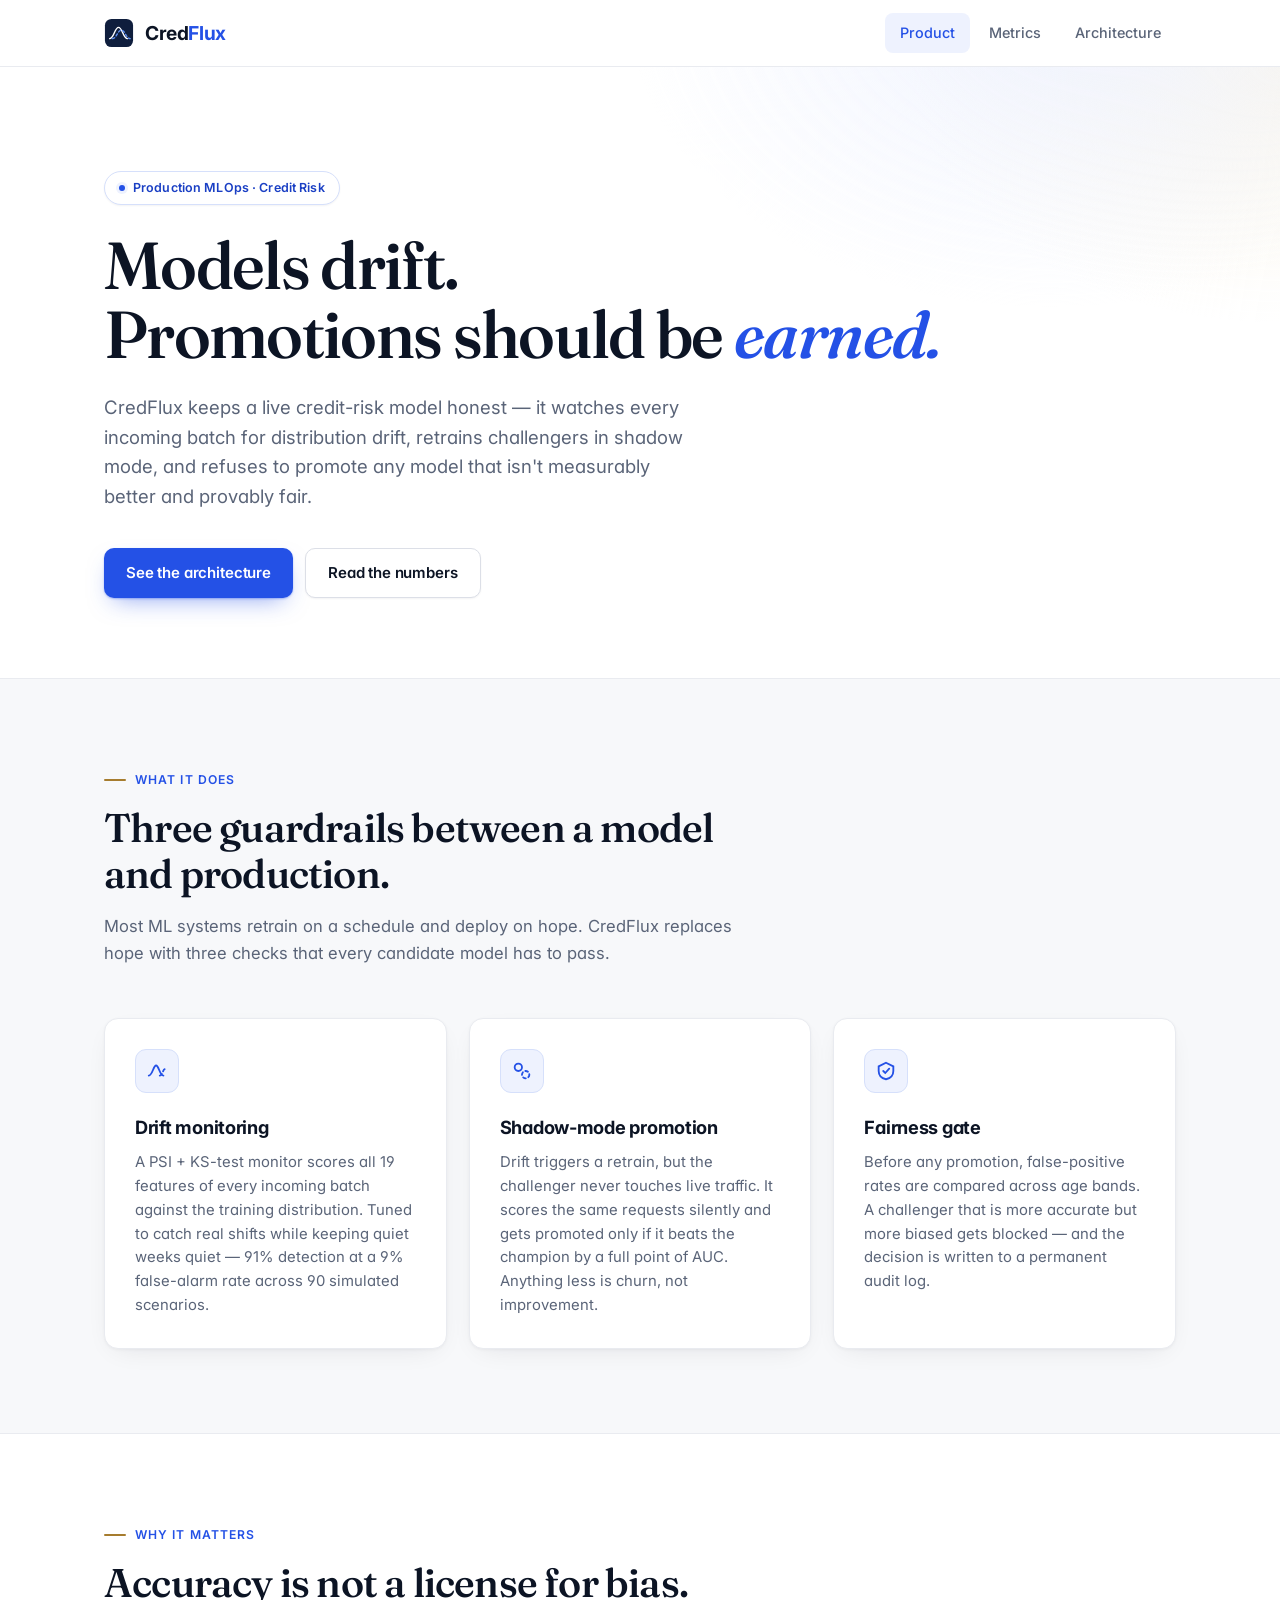
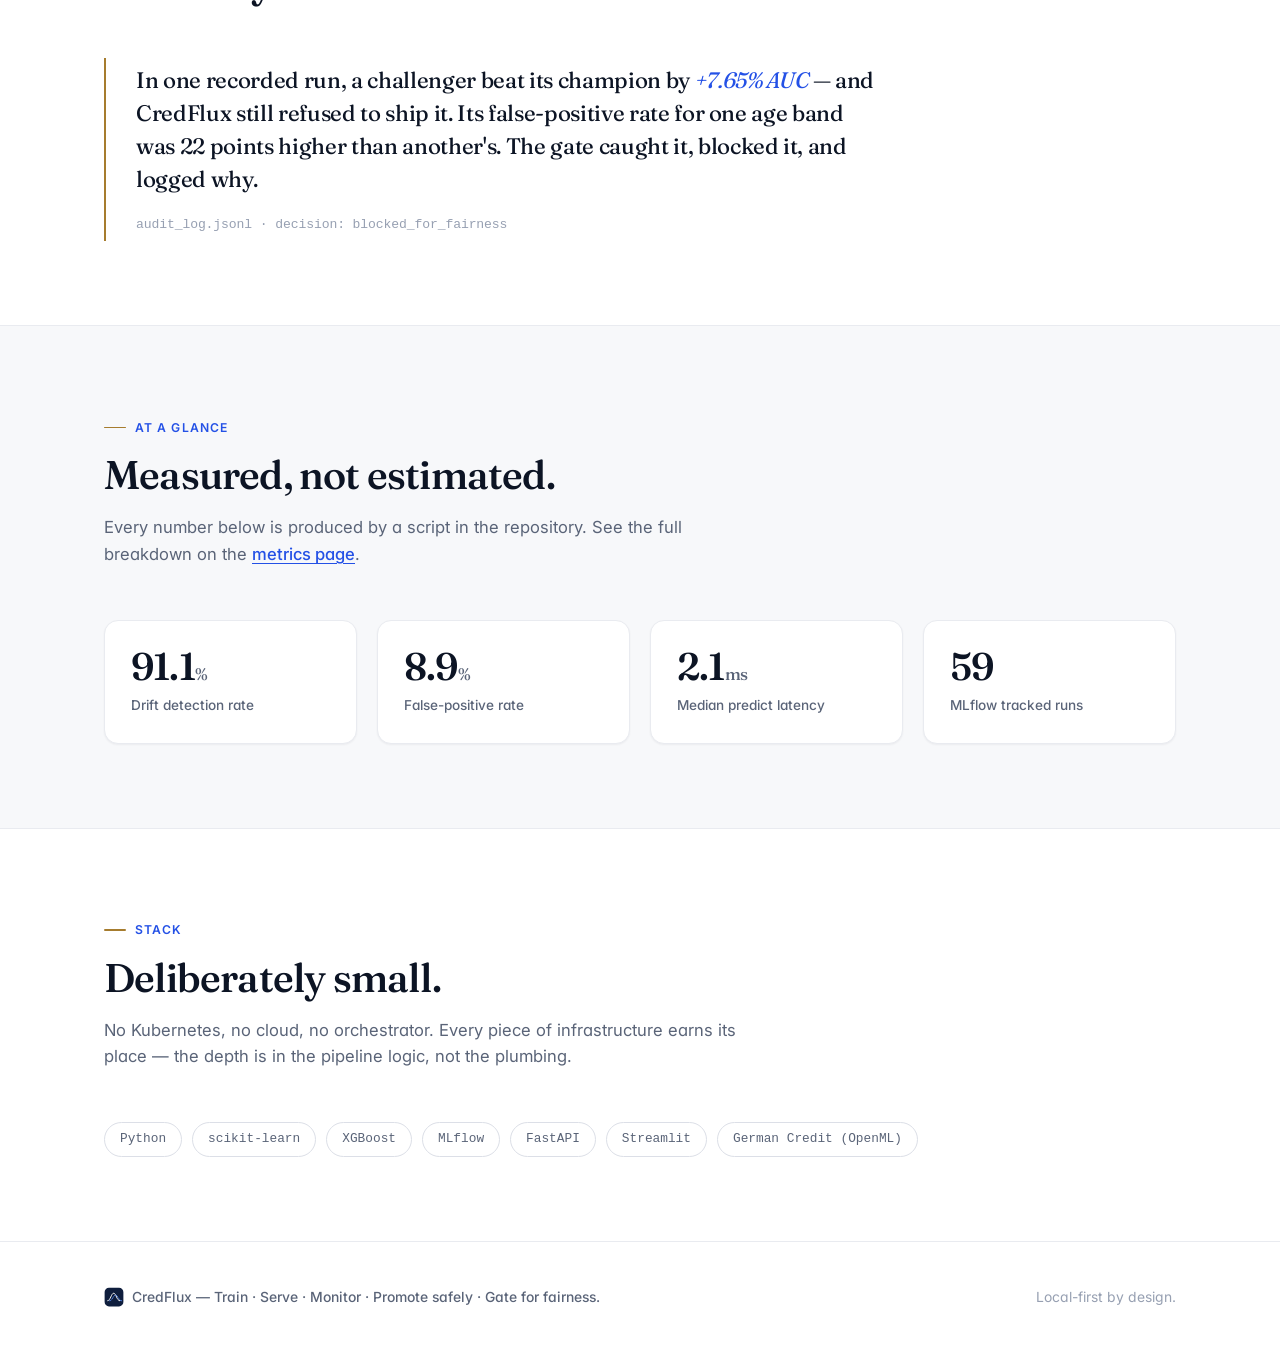
<file: site/index.html>
<!DOCTYPE html>
<html lang="en">
<head>
  <meta charset="UTF-8">
  <meta name="viewport" content="width=device-width, initial-scale=1">
  <title>CredFlux — Credit Risk Model Lifecycle Platform</title>
  <meta name="description" content="CredFlux monitors credit-risk models for drift, retrains challengers in shadow mode, and blocks unfair promotions — with a full audit trail.">
  <link rel="icon" href="logo.svg" type="image/svg+xml">
  <link rel="preconnect" href="https://fonts.googleapis.com">
  <link rel="preconnect" href="https://fonts.gstatic.com" crossorigin>
  <link href="https://fonts.googleapis.com/css2?family=Fraunces:ital,opsz,wght@0,9..144,400..600;1,9..144,400..560&family=Inter:wght@400;500;600;700;800&display=swap" rel="stylesheet">
  <link rel="stylesheet" href="styles.css">
</head>
<body>

<nav class="nav">
  <div class="container nav-inner">
    <a class="brand" href="index.html">
      <img src="logo.svg" alt="CredFlux logo" width="30" height="30">
      <span class="wordmark">Cred<span class="flux">Flux</span></span>
    </a>
    <div class="nav-links">
      <a href="index.html" class="active">Product</a>
      <a href="metrics.html">Metrics</a>
      <a href="architecture.html">Architecture</a>
    </div>
  </div>
</nav>

<header class="hero">
  <div class="container">
    <div class="hero-badge">Production MLOps · Credit Risk</div>
    <h1>Models drift.<br>Promotions should be <span class="accent">earned.</span></h1>
    <p class="lede">
      CredFlux keeps a live credit-risk model honest — it watches every incoming batch for
      distribution drift, retrains challengers in shadow mode, and refuses to promote any model
      that isn't measurably better and provably fair.
    </p>
    <div class="hero-actions">
      <a class="btn btn-primary" href="architecture.html">See the architecture</a>
      <a class="btn btn-secondary" href="metrics.html">Read the numbers</a>
    </div>
  </div>
</header>

<section class="section soft">
  <div class="container">
    <div class="section-head">
      <div class="kicker">What it does</div>
      <h2>Three guardrails between a model and production.</h2>
      <p>Most ML systems retrain on a schedule and deploy on hope. CredFlux replaces hope with
      three checks that every candidate model has to pass.</p>
    </div>
    <div class="grid-3">
      <div class="card">
        <div class="icon">
          <svg width="22" height="22" viewBox="0 0 24 24" fill="none" stroke="currentColor" stroke-width="2" stroke-linecap="round">
            <path d="M3 17 C 7 17, 8 6, 11 6 C 14 6, 15 17, 19 17"/>
            <path d="M15 17 C 18 17, 18.5 10, 20.5 10" stroke-dasharray="3 3"/>
          </svg>
        </div>
        <h3>Drift monitoring</h3>
        <p>A PSI + KS-test monitor scores all 19 features of every incoming batch against the
        training distribution. Tuned to catch real shifts while keeping quiet weeks quiet —
        91% detection at a 9% false-alarm rate across 90 simulated scenarios.</p>
      </div>
      <div class="card">
        <div class="icon">
          <svg width="22" height="22" viewBox="0 0 24 24" fill="none" stroke="currentColor" stroke-width="2" stroke-linecap="round">
            <circle cx="8" cy="8" r="4"/><circle cx="16" cy="16" r="4" stroke-dasharray="3 3"/>
          </svg>
        </div>
        <h3>Shadow-mode promotion</h3>
        <p>Drift triggers a retrain, but the challenger never touches live traffic. It scores the
        same requests silently and gets promoted only if it beats the champion by a full point
        of AUC. Anything less is churn, not improvement.</p>
      </div>
      <div class="card">
        <div class="icon">
          <svg width="22" height="22" viewBox="0 0 24 24" fill="none" stroke="currentColor" stroke-width="2" stroke-linecap="round">
            <path d="M12 3 L 20 7 L 20 12 C 20 17 16.5 20 12 21 C 7.5 20 4 17 4 12 L 4 7 Z"/>
            <path d="M9 12 L 11.2 14.2 L 15.5 9.5"/>
          </svg>
        </div>
        <h3>Fairness gate</h3>
        <p>Before any promotion, false-positive rates are compared across age bands. A challenger
        that is more accurate but more biased gets blocked — and the decision is written to a
        permanent audit log.</p>
      </div>
    </div>
  </div>
</section>

<section class="section">
  <div class="container">
    <div class="section-head">
      <div class="kicker">Why it matters</div>
      <h2>Accuracy is not a license for bias.</h2>
    </div>
    <div class="quote">
      <p>In one recorded run, a challenger beat its champion by <span class="accent">+7.65% AUC</span>
      — and CredFlux still refused to ship it. Its false-positive rate for one age band was 22 points
      higher than another's. The gate caught it, blocked it, and logged why.</p>
      <div class="who">audit_log.jsonl · decision: blocked_for_fairness</div>
    </div>
  </div>
</section>

<section class="section soft">
  <div class="container">
    <div class="section-head">
      <div class="kicker">At a glance</div>
      <h2>Measured, not estimated.</h2>
      <p>Every number below is produced by a script in the repository. See the full
      breakdown on the <a href="metrics.html">metrics page</a>.</p>
    </div>
    <div class="grid-4">
      <div class="stat-card"><div class="value">91.1<span>%</span></div><div class="label">Drift detection rate</div></div>
      <div class="stat-card"><div class="value">8.9<span>%</span></div><div class="label">False-positive rate</div></div>
      <div class="stat-card"><div class="value">2.1<span>ms</span></div><div class="label">Median predict latency</div></div>
      <div class="stat-card"><div class="value">59</div><div class="label">MLflow tracked runs</div></div>
    </div>
  </div>
</section>

<section class="section">
  <div class="container">
    <div class="section-head">
      <div class="kicker">Stack</div>
      <h2>Deliberately small.</h2>
      <p>No Kubernetes, no cloud, no orchestrator. Every piece of infrastructure earns its place —
      the depth is in the pipeline logic, not the plumbing.</p>
    </div>
    <div class="stack-pills">
      <span>Python</span><span>scikit-learn</span><span>XGBoost</span><span>MLflow</span>
      <span>FastAPI</span><span>Streamlit</span><span>German Credit (OpenML)</span>
    </div>
  </div>
</section>

<footer>
  <div class="container footer-inner">
    <span class="footer-brand">
      <img src="logo.svg" alt="" width="20" height="20">
      CredFlux — Train · Serve · Monitor · Promote safely · Gate for fairness.
    </span>
    <span>Local-first by design.</span>
  </div>
</footer>

</body>
</html>
</file>
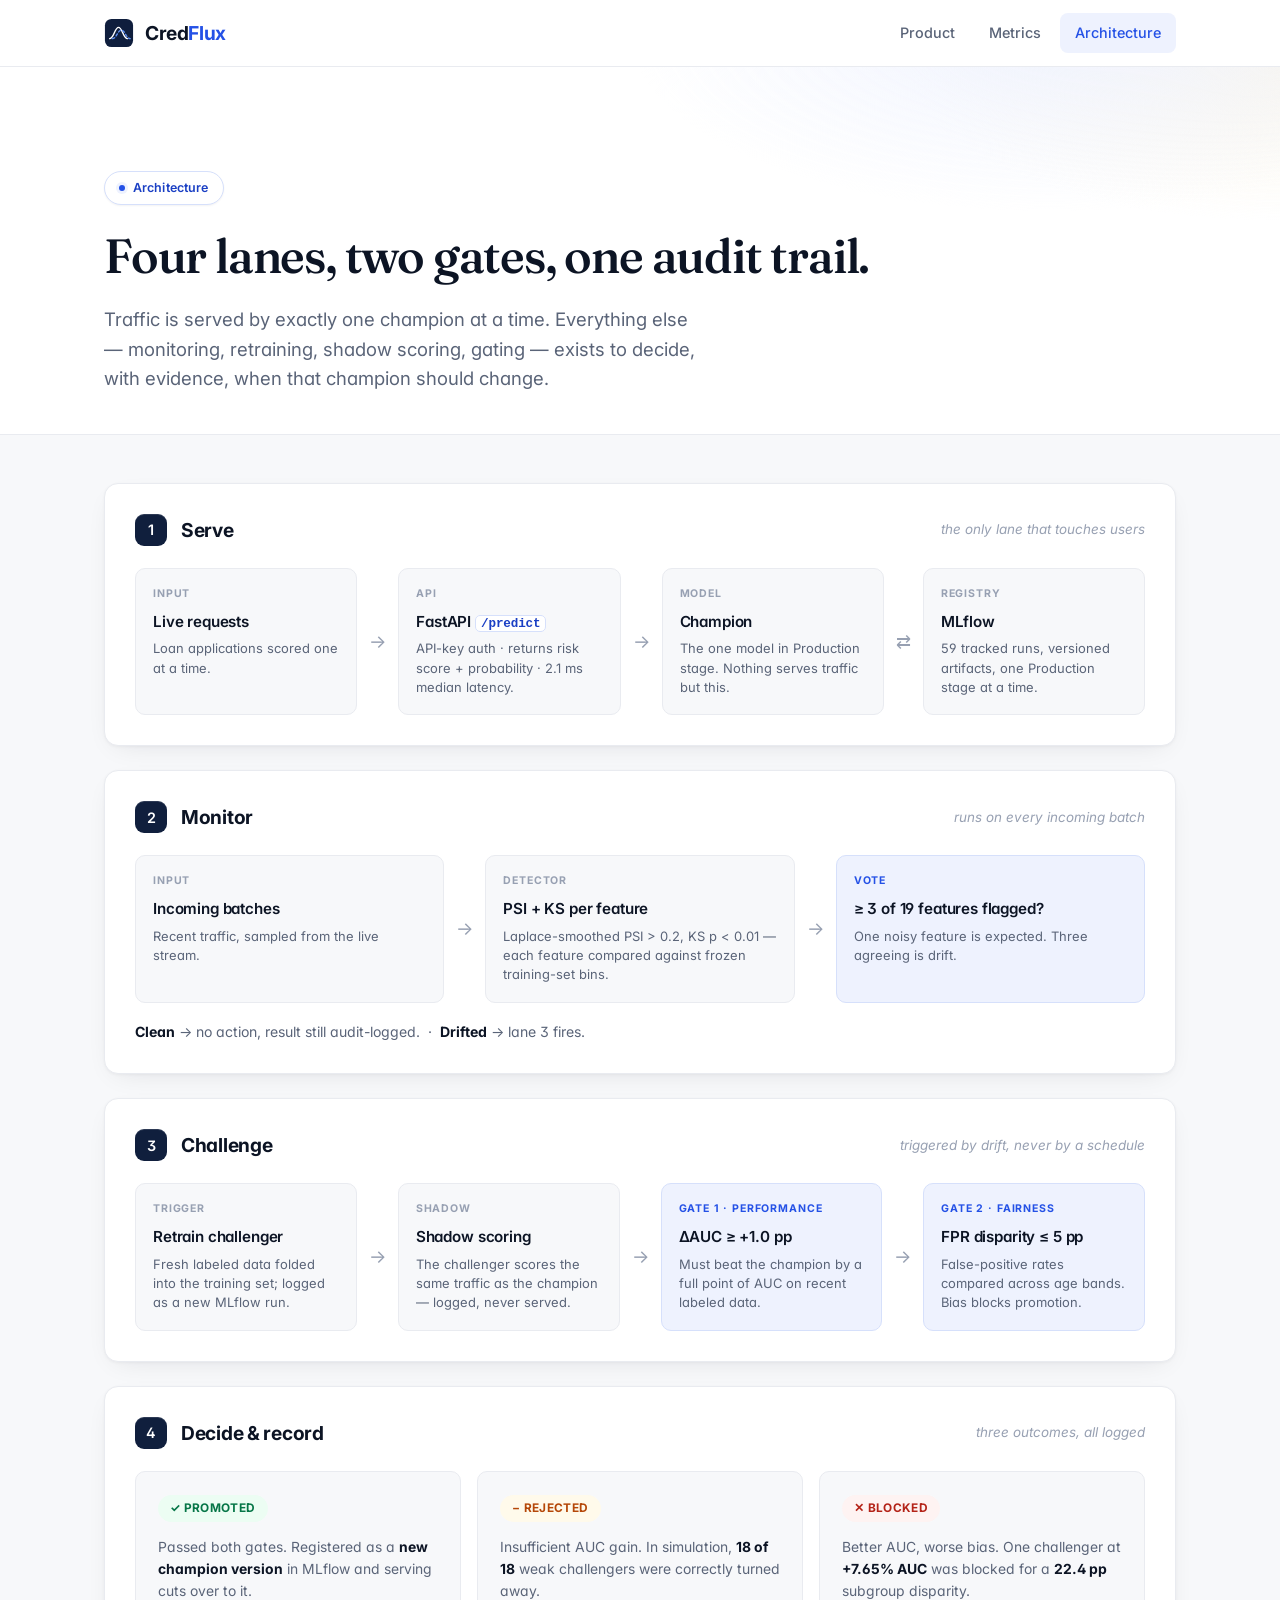
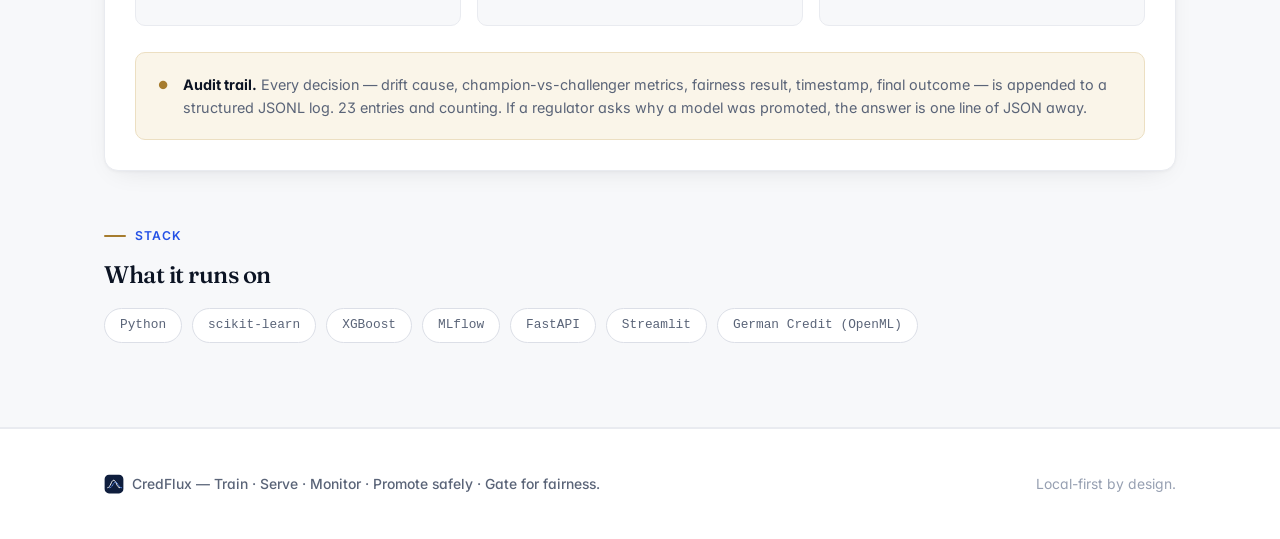
<file: site/architecture.html>
<!DOCTYPE html>
<html lang="en">
<head>
  <meta charset="UTF-8">
  <meta name="viewport" content="width=device-width, initial-scale=1">
  <title>Architecture — CredFlux</title>
  <meta name="description" content="The CredFlux pipeline: serve, monitor, challenge, decide — four lanes, two gates, one audit trail.">
  <link rel="icon" href="logo.svg" type="image/svg+xml">
  <link rel="preconnect" href="https://fonts.googleapis.com">
  <link rel="preconnect" href="https://fonts.gstatic.com" crossorigin>
  <link href="https://fonts.googleapis.com/css2?family=Fraunces:ital,opsz,wght@0,9..144,400..600;1,9..144,400..560&family=Inter:wght@400;500;600;700;800&display=swap" rel="stylesheet">
  <link rel="stylesheet" href="styles.css">
</head>
<body>

<nav class="nav">
  <div class="container nav-inner">
    <a class="brand" href="index.html">
      <img src="logo.svg" alt="CredFlux logo" width="30" height="30">
      <span class="wordmark">Cred<span class="flux">Flux</span></span>
    </a>
    <div class="nav-links">
      <a href="index.html">Product</a>
      <a href="metrics.html">Metrics</a>
      <a href="architecture.html" class="active">Architecture</a>
    </div>
  </div>
</nav>

<header class="hero" style="padding-bottom: 40px;">
  <div class="container">
    <div class="hero-badge">Architecture</div>
    <h1 style="font-size: clamp(2rem, 4.5vw, 3rem);">Four lanes, two gates, one audit trail.</h1>
    <p class="lede">
      Traffic is served by exactly one champion at a time. Everything else — monitoring,
      retraining, shadow scoring, gating — exists to decide, with evidence, when that
      champion should change.
    </p>
  </div>
</header>

<section class="section soft" style="padding-top: 48px;">
  <div class="container">

    <div class="lane">
      <div class="lane-title">
        <div class="step">1</div>
        <h3>Serve</h3>
        <div class="hint">the only lane that touches users</div>
      </div>
      <div class="flow">
        <div class="node">
          <div class="kind">Input</div>
          <div class="name">Live requests</div>
          <div class="desc">Loan applications scored one at a time.</div>
        </div>
        <div class="flow-arrow">→</div>
        <div class="node">
          <div class="kind">API</div>
          <div class="name">FastAPI <code>/predict</code></div>
          <div class="desc">API-key auth · returns risk score + probability · 2.1 ms median latency.</div>
        </div>
        <div class="flow-arrow">→</div>
        <div class="node">
          <div class="kind">Model</div>
          <div class="name">Champion</div>
          <div class="desc">The one model in Production stage. Nothing serves traffic but this.</div>
        </div>
        <div class="flow-arrow">⇄</div>
        <div class="node">
          <div class="kind">Registry</div>
          <div class="name">MLflow</div>
          <div class="desc">59 tracked runs, versioned artifacts, one Production stage at a time.</div>
        </div>
      </div>
    </div>

    <div class="lane">
      <div class="lane-title">
        <div class="step">2</div>
        <h3>Monitor</h3>
        <div class="hint">runs on every incoming batch</div>
      </div>
      <div class="flow">
        <div class="node">
          <div class="kind">Input</div>
          <div class="name">Incoming batches</div>
          <div class="desc">Recent traffic, sampled from the live stream.</div>
        </div>
        <div class="flow-arrow">→</div>
        <div class="node">
          <div class="kind">Detector</div>
          <div class="name">PSI + KS per feature</div>
          <div class="desc">Laplace-smoothed PSI &gt; 0.2, KS p &lt; 0.01 — each feature compared
          against frozen training-set bins.</div>
        </div>
        <div class="flow-arrow">→</div>
        <div class="node gate">
          <div class="kind">Vote</div>
          <div class="name">≥ 3 of 19 features flagged?</div>
          <div class="desc">One noisy feature is expected. Three agreeing is drift.</div>
        </div>
      </div>
      <p class="lane-note"><b>Clean</b> → no action, result still audit-logged. &nbsp;·&nbsp;
      <b>Drifted</b> → lane 3 fires.</p>
    </div>

    <div class="lane">
      <div class="lane-title">
        <div class="step">3</div>
        <h3>Challenge</h3>
        <div class="hint">triggered by drift, never by a schedule</div>
      </div>
      <div class="flow">
        <div class="node">
          <div class="kind">Trigger</div>
          <div class="name">Retrain challenger</div>
          <div class="desc">Fresh labeled data folded into the training set; logged as a new MLflow run.</div>
        </div>
        <div class="flow-arrow">→</div>
        <div class="node">
          <div class="kind">Shadow</div>
          <div class="name">Shadow scoring</div>
          <div class="desc">The challenger scores the same traffic as the champion — logged, never served.</div>
        </div>
        <div class="flow-arrow">→</div>
        <div class="node gate">
          <div class="kind">Gate 1 · Performance</div>
          <div class="name">ΔAUC ≥ +1.0 pp</div>
          <div class="desc">Must beat the champion by a full point of AUC on recent labeled data.</div>
        </div>
        <div class="flow-arrow">→</div>
        <div class="node gate">
          <div class="kind">Gate 2 · Fairness</div>
          <div class="name">FPR disparity ≤ 5 pp</div>
          <div class="desc">False-positive rates compared across age bands. Bias blocks promotion.</div>
        </div>
      </div>
    </div>

    <div class="lane">
      <div class="lane-title">
        <div class="step">4</div>
        <h3>Decide &amp; record</h3>
        <div class="hint">three outcomes, all logged</div>
      </div>
      <div class="outcome-grid">
        <div class="outcome">
          <span class="chip good">✓ Promoted</span>
          <p>Passed both gates. Registered as a <b>new champion version</b> in MLflow and serving
          cuts over to it.</p>
        </div>
        <div class="outcome">
          <span class="chip warn">− Rejected</span>
          <p>Insufficient AUC gain. In simulation, <b>18 of 18</b> weak challengers were correctly
          turned away.</p>
        </div>
        <div class="outcome">
          <span class="chip bad">✕ Blocked</span>
          <p>Better AUC, worse bias. One challenger at <b>+7.65% AUC</b> was blocked for a
          <b>22.4 pp</b> subgroup disparity.</p>
        </div>
      </div>
      <div class="audit-note">
        <div class="dot">●</div>
        <p><b>Audit trail.</b> Every decision — drift cause, champion-vs-challenger metrics,
        fairness result, timestamp, final outcome — is appended to a structured JSONL log.
        23 entries and counting. If a regulator asks why a model was promoted, the answer is
        one line of JSON away.</p>
      </div>
    </div>

    <div class="section-head" style="margin-top: 48px; margin-bottom: 20px;">
      <div class="kicker">Stack</div>
      <h2 style="font-size: 1.5rem;">What it runs on</h2>
    </div>
    <div class="stack-pills">
      <span>Python</span><span>scikit-learn</span><span>XGBoost</span><span>MLflow</span>
      <span>FastAPI</span><span>Streamlit</span><span>German Credit (OpenML)</span>
    </div>

  </div>
</section>

<footer>
  <div class="container footer-inner">
    <span class="footer-brand">
      <img src="logo.svg" alt="" width="20" height="20">
      CredFlux — Train · Serve · Monitor · Promote safely · Gate for fairness.
    </span>
    <span>Local-first by design.</span>
  </div>
</footer>

</body>
</html>
</file>
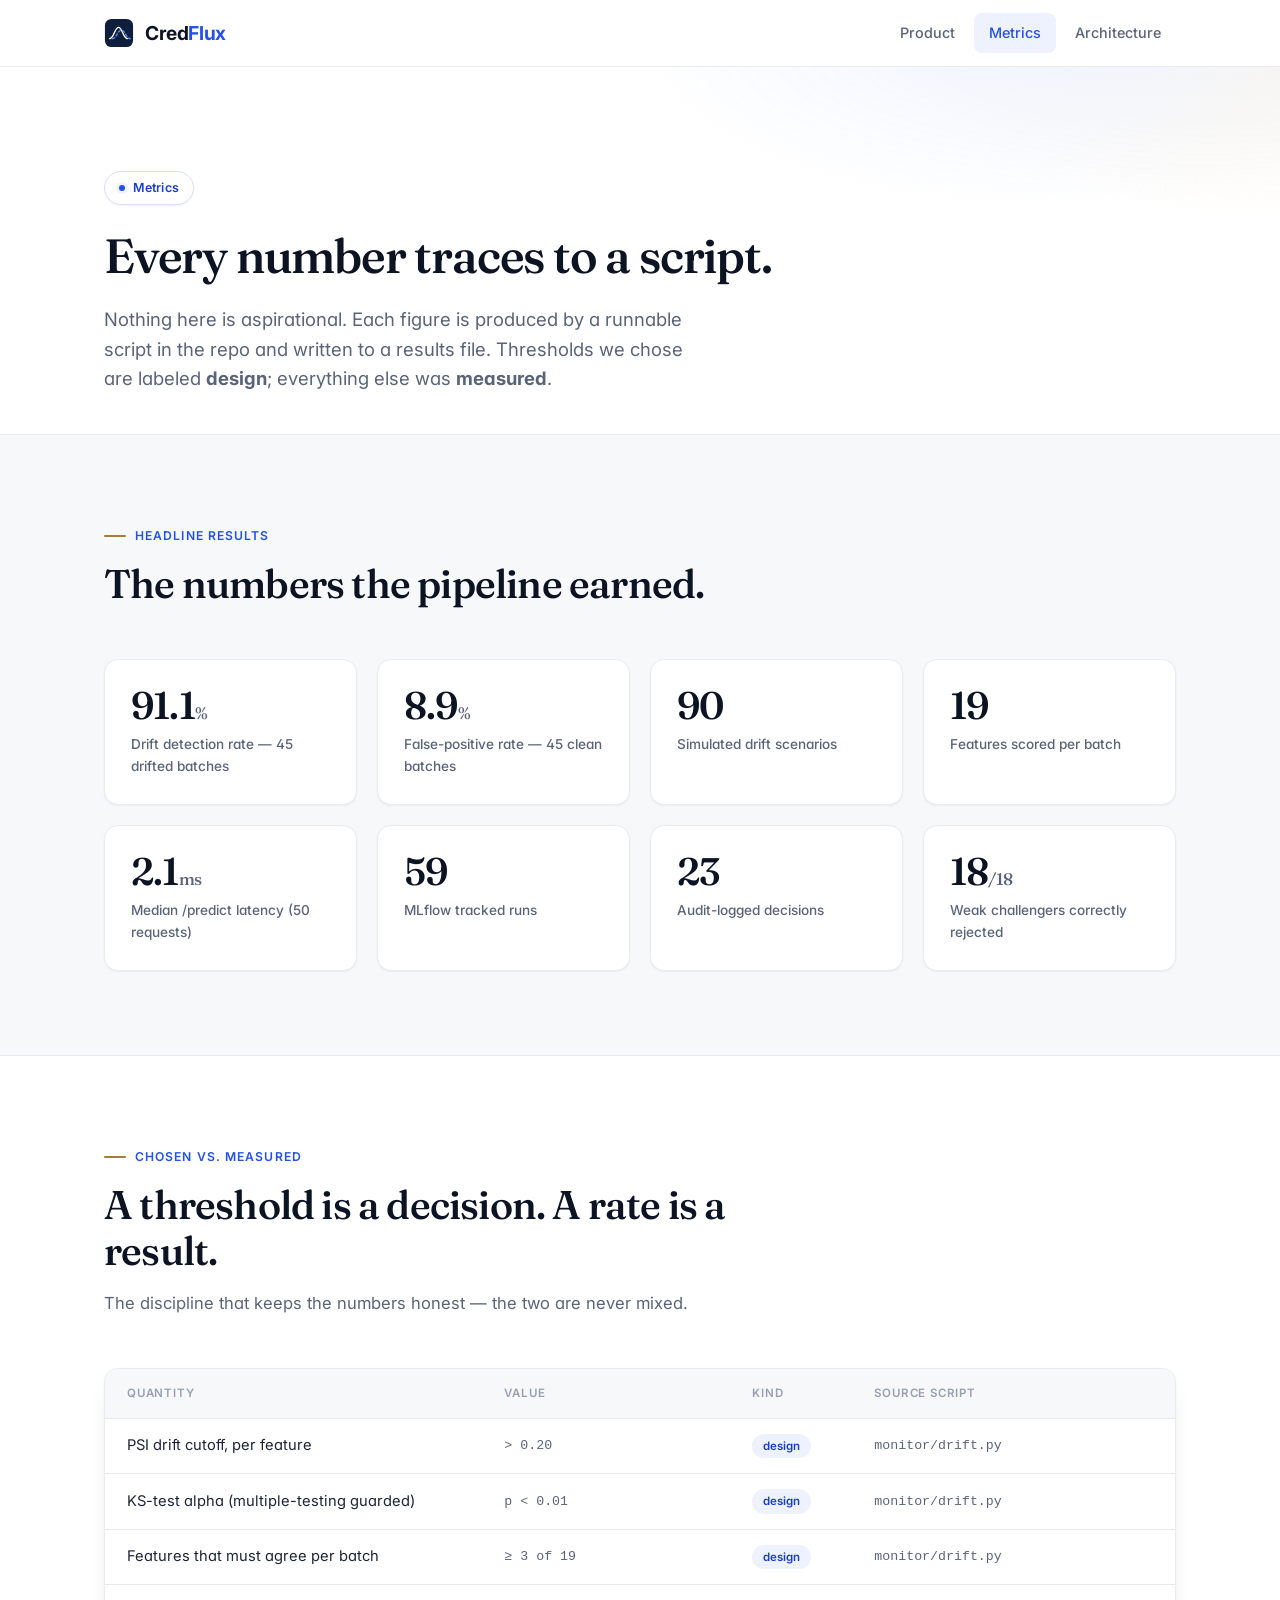
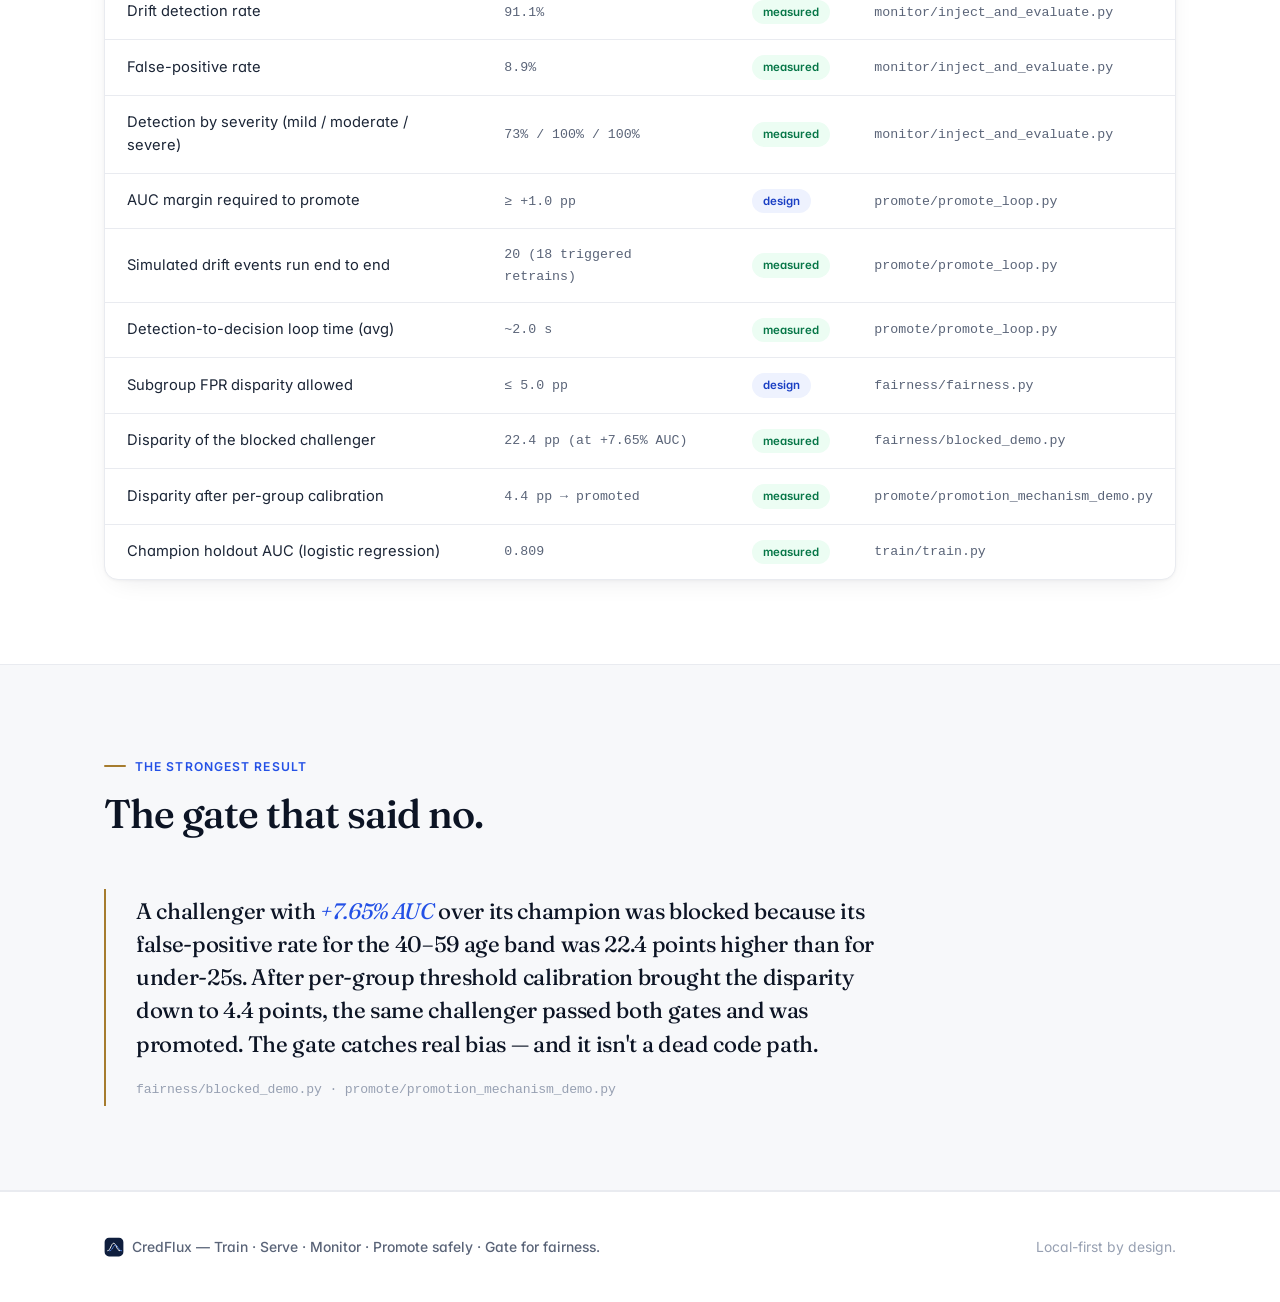
<file: site/metrics.html>
<!DOCTYPE html>
<html lang="en">
<head>
  <meta charset="UTF-8">
  <meta name="viewport" content="width=device-width, initial-scale=1">
  <title>Metrics — CredFlux</title>
  <meta name="description" content="Every CredFlux number traces to a script: drift detection rates, promotion decisions, fairness gate results.">
  <link rel="icon" href="logo.svg" type="image/svg+xml">
  <link rel="preconnect" href="https://fonts.googleapis.com">
  <link rel="preconnect" href="https://fonts.gstatic.com" crossorigin>
  <link href="https://fonts.googleapis.com/css2?family=Fraunces:ital,opsz,wght@0,9..144,400..600;1,9..144,400..560&family=Inter:wght@400;500;600;700;800&display=swap" rel="stylesheet">
  <link rel="stylesheet" href="styles.css">
</head>
<body>

<nav class="nav">
  <div class="container nav-inner">
    <a class="brand" href="index.html">
      <img src="logo.svg" alt="CredFlux logo" width="30" height="30">
      <span class="wordmark">Cred<span class="flux">Flux</span></span>
    </a>
    <div class="nav-links">
      <a href="index.html">Product</a>
      <a href="metrics.html" class="active">Metrics</a>
      <a href="architecture.html">Architecture</a>
    </div>
  </div>
</nav>

<header class="hero" style="padding-bottom: 40px;">
  <div class="container">
    <div class="hero-badge">Metrics</div>
    <h1 style="font-size: clamp(2rem, 4.5vw, 3rem);">Every number traces to a script.</h1>
    <p class="lede">
      Nothing here is aspirational. Each figure is produced by a runnable script in the repo and
      written to a results file. Thresholds we chose are labeled <b>design</b>; everything else
      was <b>measured</b>.
    </p>
  </div>
</header>

<section class="section soft">
  <div class="container">
    <div class="section-head">
      <div class="kicker">Headline results</div>
      <h2>The numbers the pipeline earned.</h2>
    </div>
    <div class="grid-4">
      <div class="stat-card"><div class="value">91.1<span>%</span></div><div class="label">Drift detection rate — 45 drifted batches</div></div>
      <div class="stat-card"><div class="value">8.9<span>%</span></div><div class="label">False-positive rate — 45 clean batches</div></div>
      <div class="stat-card"><div class="value">90</div><div class="label">Simulated drift scenarios</div></div>
      <div class="stat-card"><div class="value">19</div><div class="label">Features scored per batch</div></div>
      <div class="stat-card"><div class="value">2.1<span>ms</span></div><div class="label">Median /predict latency (50 requests)</div></div>
      <div class="stat-card"><div class="value">59</div><div class="label">MLflow tracked runs</div></div>
      <div class="stat-card"><div class="value">23</div><div class="label">Audit-logged decisions</div></div>
      <div class="stat-card"><div class="value">18<span>/18</span></div><div class="label">Weak challengers correctly rejected</div></div>
    </div>
  </div>
</section>

<section class="section">
  <div class="container">
    <div class="section-head">
      <div class="kicker">Chosen vs. measured</div>
      <h2>A threshold is a decision. A rate is a result.</h2>
      <p>The discipline that keeps the numbers honest — the two are never mixed.</p>
    </div>
    <div class="table-wrap">
      <table>
        <thead>
          <tr><th>Quantity</th><th>Value</th><th>Kind</th><th>Source script</th></tr>
        </thead>
        <tbody>
          <tr><td>PSI drift cutoff, per feature</td><td class="mono">&gt; 0.20</td><td><span class="pill design">design</span></td><td class="mono">monitor/drift.py</td></tr>
          <tr><td>KS-test alpha (multiple-testing guarded)</td><td class="mono">p &lt; 0.01</td><td><span class="pill design">design</span></td><td class="mono">monitor/drift.py</td></tr>
          <tr><td>Features that must agree per batch</td><td class="mono">≥ 3 of 19</td><td><span class="pill design">design</span></td><td class="mono">monitor/drift.py</td></tr>
          <tr><td>Drift detection rate</td><td class="mono">91.1%</td><td><span class="pill measured">measured</span></td><td class="mono">monitor/inject_and_evaluate.py</td></tr>
          <tr><td>False-positive rate</td><td class="mono">8.9%</td><td><span class="pill measured">measured</span></td><td class="mono">monitor/inject_and_evaluate.py</td></tr>
          <tr><td>Detection by severity (mild / moderate / severe)</td><td class="mono">73% / 100% / 100%</td><td><span class="pill measured">measured</span></td><td class="mono">monitor/inject_and_evaluate.py</td></tr>
          <tr><td>AUC margin required to promote</td><td class="mono">≥ +1.0 pp</td><td><span class="pill design">design</span></td><td class="mono">promote/promote_loop.py</td></tr>
          <tr><td>Simulated drift events run end to end</td><td class="mono">20 (18 triggered retrains)</td><td><span class="pill measured">measured</span></td><td class="mono">promote/promote_loop.py</td></tr>
          <tr><td>Detection-to-decision loop time (avg)</td><td class="mono">~2.0 s</td><td><span class="pill measured">measured</span></td><td class="mono">promote/promote_loop.py</td></tr>
          <tr><td>Subgroup FPR disparity allowed</td><td class="mono">≤ 5.0 pp</td><td><span class="pill design">design</span></td><td class="mono">fairness/fairness.py</td></tr>
          <tr><td>Disparity of the blocked challenger</td><td class="mono">22.4 pp (at +7.65% AUC)</td><td><span class="pill measured">measured</span></td><td class="mono">fairness/blocked_demo.py</td></tr>
          <tr><td>Disparity after per-group calibration</td><td class="mono">4.4 pp → promoted</td><td><span class="pill measured">measured</span></td><td class="mono">promote/promotion_mechanism_demo.py</td></tr>
          <tr><td>Champion holdout AUC (logistic regression)</td><td class="mono">0.809</td><td><span class="pill measured">measured</span></td><td class="mono">train/train.py</td></tr>
        </tbody>
      </table>
    </div>
  </div>
</section>

<section class="section soft">
  <div class="container">
    <div class="section-head">
      <div class="kicker">The strongest result</div>
      <h2>The gate that said no.</h2>
    </div>
    <div class="quote">
      <p>A challenger with <span class="accent">+7.65% AUC</span> over its champion was blocked
      because its false-positive rate for the 40–59 age band was 22.4 points higher than for
      under-25s. After per-group threshold calibration brought the disparity down to 4.4 points,
      the same challenger passed both gates and was promoted. The gate catches real bias — and it
      isn't a dead code path.</p>
      <div class="who">fairness/blocked_demo.py · promote/promotion_mechanism_demo.py</div>
    </div>
  </div>
</section>

<footer>
  <div class="container footer-inner">
    <span class="footer-brand">
      <img src="logo.svg" alt="" width="20" height="20">
      CredFlux — Train · Serve · Monitor · Promote safely · Gate for fairness.
    </span>
    <span>Local-first by design.</span>
  </div>
</footer>

</body>
</html>
</file>
<file: site/styles.css>
/* CredFlux — shared styles */
:root {
  /* neutrals — chosen, slightly cool ink; warm-free but not clinical */
  --bg: #ffffff;
  --bg-soft: #f7f8fa;
  --bg-deep: #0c1424;
  --border: #e9ebf0;
  --border-strong: #dcdfe7;
  --ink: #0c1424;
  --text: #1b2536;
  --muted: #5a6478;
  --faint: #97a0b2;

  /* brand — deep confident blue, refined gold as the finance detail */
  --navy: #101f3d;
  --accent: #2451e6;
  --accent-deep: #1a3fc4;
  --accent-soft: #eef2fe;
  --accent-line: #d6e0fb;
  --gold: #a67c2e;
  --gold-soft: #faf5e9;
  --gold-line: #ecdfc2;

  /* status */
  --good: #067647;
  --good-soft: #ecfdf3;
  --warn: #b54708;
  --warn-soft: #fffaeb;
  --bad: #b42318;
  --bad-soft: #fef3f2;

  --radius: 14px;
  --radius-sm: 10px;
  --shadow-sm: 0 1px 2px rgba(12, 20, 36, 0.05);
  --shadow: 0 1px 3px rgba(12, 20, 36, 0.04), 0 8px 28px -12px rgba(12, 20, 36, 0.12);
  --shadow-lg: 0 2px 6px rgba(12, 20, 36, 0.05), 0 24px 48px -20px rgba(12, 20, 36, 0.18);

  --serif: "Fraunces", "Iowan Old Style", "Palatino Linotype", Georgia, serif;
  --font: "Inter", -apple-system, BlinkMacSystemFont, "Segoe UI", Roboto, sans-serif;
  --mono: "SF Mono", ui-monospace, Menlo, Consolas, monospace;

  --maxw: 1120px;
}

* { box-sizing: border-box; margin: 0; padding: 0; }

html { scroll-behavior: smooth; }

body {
  font-family: var(--font);
  background: var(--bg);
  color: var(--text);
  line-height: 1.6;
  font-feature-settings: "cv11", "ss01";
  -webkit-font-smoothing: antialiased;
  text-rendering: optimizeLegibility;
}

.container { max-width: var(--maxw); margin: 0 auto; padding: 0 24px; }

::selection { background: var(--accent-soft); color: var(--accent-deep); }

a { color: var(--accent); text-underline-offset: 3px; }

/* ---------- nav ---------- */
.nav {
  position: sticky; top: 0; z-index: 100;
  background: rgba(255, 255, 255, 0.82);
  backdrop-filter: saturate(180%) blur(12px);
  border-bottom: 1px solid var(--border);
}
.nav-inner {
  display: flex; align-items: center; justify-content: space-between;
  height: 66px;
}
.brand {
  display: inline-flex; align-items: center; gap: 11px;
  text-decoration: none; color: var(--ink);
}
.brand img, .brand svg { display: block; }
.wordmark {
  font-weight: 700; font-size: 1.2rem; letter-spacing: -0.02em;
  white-space: nowrap;
}
.wordmark .flux { color: var(--accent); }
.nav-links { display: flex; align-items: center; gap: 4px; }
.nav-links a {
  text-decoration: none; color: var(--muted);
  font-size: 0.9rem; font-weight: 500;
  padding: 8px 15px; border-radius: 8px;
  transition: color 0.15s, background 0.15s;
}
.nav-links a:hover { color: var(--ink); background: var(--bg-soft); }
.nav-links a.active { color: var(--accent); background: var(--accent-soft); }

/* ---------- hero ---------- */
.hero {
  position: relative;
  padding: 104px 0 80px;
  overflow: hidden;
}
.hero::before {
  content: ""; position: absolute; inset: 0; z-index: -1;
  background:
    radial-gradient(60% 90% at 82% -10%, var(--accent-soft) 0%, transparent 55%),
    radial-gradient(48% 70% at 100% 0%, var(--gold-soft) 0%, transparent 60%);
  opacity: 0.9;
}
.hero-badge {
  display: inline-flex; align-items: center; gap: 8px;
  font-size: 0.78rem; font-weight: 600; letter-spacing: 0.01em; color: var(--accent-deep);
  background: var(--bg); border: 1px solid var(--accent-line);
  padding: 6px 14px; border-radius: 999px; margin-bottom: 26px;
  box-shadow: var(--shadow-sm);
}
.hero-badge::before {
  content: ""; width: 6px; height: 6px; border-radius: 50%;
  background: var(--accent); box-shadow: 0 0 0 3px var(--accent-soft);
}
.hero h1 {
  font-family: var(--serif);
  font-optical-sizing: auto;
  font-size: clamp(2.6rem, 6vw, 4.15rem);
  line-height: 1.04; letter-spacing: -0.025em; font-weight: 550;
  color: var(--ink);
  max-width: 900px;
}
.hero h1 .accent { color: var(--accent); font-style: italic; }
.hero .lede {
  margin-top: 24px; font-size: 1.16rem; color: var(--muted); max-width: 600px;
}
.hero-actions { display: flex; gap: 12px; margin-top: 36px; flex-wrap: wrap; }

.btn {
  display: inline-flex; align-items: center; gap: 8px;
  text-decoration: none; font-weight: 600; font-size: 0.94rem; letter-spacing: -0.01em;
  padding: 12px 22px; border-radius: 10px;
  transition: transform 0.12s ease, box-shadow 0.12s ease, background 0.15s, border-color 0.15s;
}
.btn:hover { transform: translateY(-1px); }
.btn:active { transform: translateY(0); }
.btn-primary { background: var(--accent); color: #fff; box-shadow: 0 1px 2px rgba(36,81,230,.35), 0 10px 24px -10px rgba(36,81,230,.55); }
.btn-primary:hover { background: var(--accent-deep); }
.btn-secondary { background: var(--bg); color: var(--ink); border: 1px solid var(--border-strong); box-shadow: var(--shadow-sm); }
.btn-secondary:hover { background: var(--bg-soft); border-color: var(--faint); }

/* ---------- sections ---------- */
.section { padding: 84px 0; }
.section.soft { background: var(--bg-soft); border-block: 1px solid var(--border); }
.section-head { max-width: 640px; margin-bottom: 52px; }
.kicker {
  display: inline-flex; align-items: center; gap: 9px;
  font-size: 0.76rem; font-weight: 600; letter-spacing: 0.09em;
  text-transform: uppercase; color: var(--accent); margin-bottom: 15px;
}
.kicker::before { content: ""; width: 22px; height: 1.5px; background: var(--gold); border-radius: 2px; }
.section-head h2 {
  font-family: var(--serif); font-optical-sizing: auto;
  font-size: clamp(1.8rem, 3.6vw, 2.5rem); letter-spacing: -0.02em; line-height: 1.15;
  font-weight: 540; color: var(--ink);
}
.section-head p { margin-top: 16px; color: var(--muted); font-size: 1.04rem; }
.section-head p a { font-weight: 500; }

/* ---------- cards ---------- */
.grid-3 { display: grid; grid-template-columns: repeat(3, 1fr); gap: 22px; }
.grid-4 { display: grid; grid-template-columns: repeat(4, 1fr); gap: 20px; }
@media (max-width: 900px) { .grid-3, .grid-4 { grid-template-columns: 1fr 1fr; } }
@media (max-width: 600px) { .grid-3, .grid-4 { grid-template-columns: 1fr; } }

.card {
  background: var(--bg); border: 1px solid var(--border);
  border-radius: var(--radius); padding: 30px;
  box-shadow: var(--shadow);
  transition: transform 0.16s ease, box-shadow 0.16s ease;
}
.card:hover { transform: translateY(-3px); box-shadow: var(--shadow-lg); }
.card .icon {
  width: 44px; height: 44px; border-radius: 11px;
  display: flex; align-items: center; justify-content: center;
  background: var(--accent-soft); color: var(--accent); margin-bottom: 20px;
  border: 1px solid var(--accent-line);
}
.card h3 { font-size: 1.14rem; letter-spacing: -0.015em; margin-bottom: 9px; color: var(--ink); }
.card p { color: var(--muted); font-size: 0.93rem; }

/* ---------- stats ---------- */
.stat-card {
  background: var(--bg); border: 1px solid var(--border);
  border-radius: var(--radius); padding: 26px;
  box-shadow: var(--shadow-sm);
}
.stat-card .value {
  font-family: var(--serif); font-optical-sizing: auto;
  font-size: 2.4rem; font-weight: 560; letter-spacing: -0.02em; color: var(--ink);
  font-variant-numeric: tabular-nums; line-height: 1;
}
.stat-card .value span { font-size: 1.05rem; color: var(--muted); font-weight: 500; }
.stat-card .label { margin-top: 10px; color: var(--muted); font-size: 0.85rem; font-weight: 500; }

/* ---------- quote ---------- */
.quote {
  position: relative;
  border-left: 2px solid var(--gold);
  padding: 6px 0 6px 30px; max-width: 780px;
}
.quote p {
  font-family: var(--serif); font-optical-sizing: auto;
  font-size: 1.4rem; line-height: 1.48; font-weight: 440; letter-spacing: -0.015em; color: var(--ink);
}
.quote p .accent { color: var(--accent); font-style: italic; }
.quote .who { margin-top: 18px; color: var(--faint); font-size: 0.82rem; font-family: var(--mono); letter-spacing: -0.01em; }

/* ---------- table ---------- */
.table-wrap {
  overflow-x: auto; border: 1px solid var(--border);
  border-radius: var(--radius); background: var(--bg); box-shadow: var(--shadow);
}
table { width: 100%; min-width: 640px; border-collapse: collapse; font-size: 0.92rem; }
th {
  text-align: left; font-size: 0.72rem; letter-spacing: 0.07em; text-transform: uppercase;
  color: var(--faint); font-weight: 600; padding: 15px 22px;
  background: var(--bg-soft); border-bottom: 1px solid var(--border);
}
td { padding: 15px 22px; border-bottom: 1px solid var(--border); color: var(--text); }
tr:last-child td { border-bottom: none; }
tbody tr { transition: background 0.12s; }
tbody tr:hover { background: var(--bg-soft); }
td.mono { font-family: var(--mono); font-size: 0.83rem; color: var(--muted); }
.pill {
  display: inline-block; font-size: 0.72rem; font-weight: 600;
  padding: 3px 11px; border-radius: 999px; white-space: nowrap;
}
.pill.design { background: var(--accent-soft); color: var(--accent-deep); }
.pill.measured { background: var(--good-soft); color: var(--good); }

/* ---------- architecture ---------- */
.lane {
  background: var(--bg); border: 1px solid var(--border);
  border-radius: var(--radius); padding: 30px; box-shadow: var(--shadow);
  margin-bottom: 24px;
}
.lane-title {
  display: flex; align-items: center; gap: 14px; margin-bottom: 22px;
}
.lane-title .step {
  width: 32px; height: 32px; border-radius: 9px; flex-shrink: 0;
  background: var(--navy); color: #fff;
  display: flex; align-items: center; justify-content: center;
  font-weight: 600; font-size: 0.9rem;
  box-shadow: inset 0 1px 0 rgba(255,255,255,.12);
}
.lane-title h3 { font-size: 1.2rem; letter-spacing: -0.015em; color: var(--ink); }
.lane-title .hint { color: var(--faint); font-size: 0.84rem; font-weight: 400; margin-left: auto; font-style: italic; }

.flow { display: flex; align-items: stretch; gap: 12px; flex-wrap: wrap; }
.node {
  flex: 1 1 180px; min-width: 170px;
  background: var(--bg-soft); border: 1px solid var(--border);
  border-radius: var(--radius-sm); padding: 17px;
  transition: border-color 0.14s, transform 0.14s;
}
.node:hover { transform: translateY(-2px); border-color: var(--border-strong); }
.node.gate { background: var(--accent-soft); border-color: var(--accent-line); }
.node .kind {
  font-size: 0.66rem; font-weight: 700; letter-spacing: 0.08em; text-transform: uppercase;
  color: var(--faint); margin-bottom: 7px;
}
.node.gate .kind { color: var(--accent); }
.node .name { font-weight: 600; font-size: 0.95rem; margin-bottom: 5px; color: var(--ink); letter-spacing: -0.01em; }
.node .desc { color: var(--muted); font-size: 0.81rem; line-height: 1.5; }
.node code {
  font-family: var(--mono); font-size: 0.79rem; color: var(--accent-deep);
  background: #fff; border: 1px solid var(--accent-line); padding: 0 5px; border-radius: 5px;
}
.flow-arrow {
  align-self: center; flex: 0 0 auto; color: var(--faint);
  font-size: 1.15rem; user-select: none;
}
.lane-note { margin-top: 18px; font-size: 0.88rem; color: var(--muted); }
.lane-note b { color: var(--ink); }

.outcome-grid { display: grid; grid-template-columns: repeat(3, 1fr); gap: 16px; }
@media (max-width: 800px) { .outcome-grid { grid-template-columns: 1fr; } }
.outcome {
  border: 1px solid var(--border); border-radius: var(--radius-sm);
  padding: 22px; background: var(--bg-soft);
}
.outcome .chip {
  display: inline-flex; align-items: center; gap: 6px;
  font-size: 0.74rem; font-weight: 700; letter-spacing: 0.03em; text-transform: uppercase;
  padding: 4px 12px; border-radius: 999px; margin-bottom: 14px;
}
.chip.good { background: var(--good-soft); color: var(--good); }
.chip.warn { background: var(--warn-soft); color: var(--warn); }
.chip.bad { background: var(--bad-soft); color: var(--bad); }
.outcome p { font-size: 0.87rem; color: var(--muted); }
.outcome p b { color: var(--ink); }

.audit-note {
  margin-top: 26px; display: flex; gap: 15px; align-items: flex-start;
  background: var(--gold-soft); border: 1px solid var(--gold-line); border-radius: var(--radius-sm); padding: 20px 22px;
}
.audit-note .dot { color: var(--gold); font-size: 0.7rem; line-height: 2.2; }
.audit-note p { font-size: 0.9rem; color: var(--muted); }
.audit-note p b { color: var(--ink); }

.stack-pills { display: flex; flex-wrap: wrap; gap: 10px; margin-top: 4px; }
.stack-pills span {
  font-family: var(--mono); font-size: 0.8rem; color: var(--muted);
  border: 1px solid var(--border-strong); background: var(--bg);
  padding: 6px 15px; border-radius: 999px;
}

/* ---------- footer ---------- */
footer {
  border-top: 1px solid var(--border); padding: 44px 0;
  color: var(--faint); font-size: 0.87rem;
}
.footer-inner { display: flex; justify-content: space-between; gap: 16px; flex-wrap: wrap; }
.footer-inner .footer-brand { display: inline-flex; align-items: center; gap: 8px; color: var(--muted); font-weight: 500; }

@media (prefers-reduced-motion: reduce) {
  * { transition: none !important; scroll-behavior: auto; }
}
</file>
